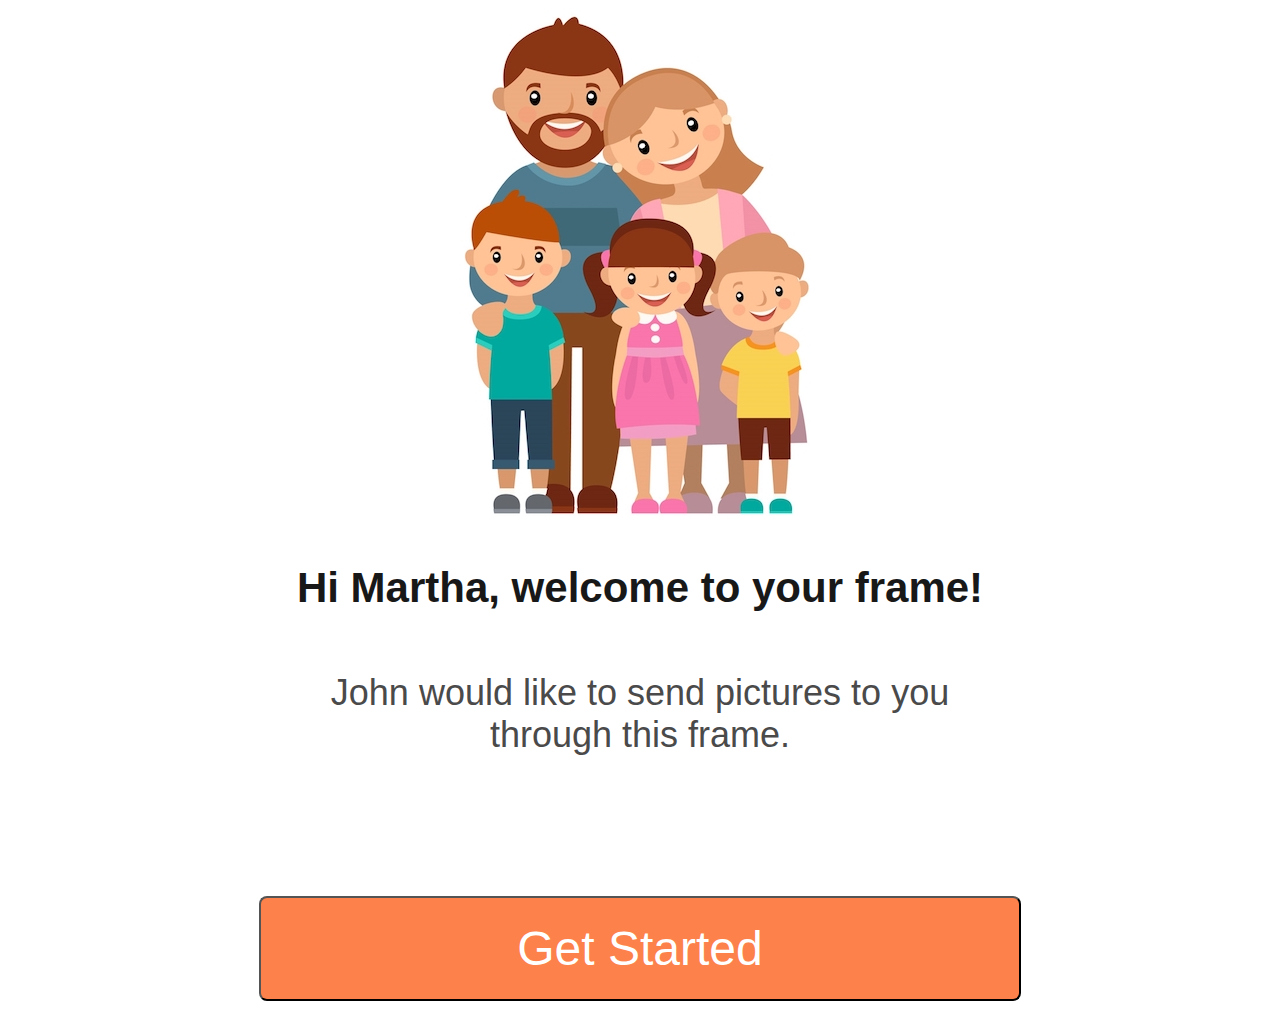
<file: index.html>
<!DOCTYPE html>
<html lang="en" dir="ltr">
  <head>
    <meta charset="utf-8">
    <title></title>
    <link rel="stylesheet" href="static/css/style.css" />
  </head>
  <body>
    <div>
      <img src="static/img/family.jpg" alt="Happy family"></img>
      <h1>Hi Martha, welcome to your frame!</h1>
      <h2 style="margin-top: 60px; margin-bottom:140px;">John would like to send pictures to you <br/> through this frame.</h2>
      <a href="Notifscreen.html">
        <button class="primary_button" type="button" name="button">Get Started</button>
      </a>
    </div>
  </body>
</html>
</file>
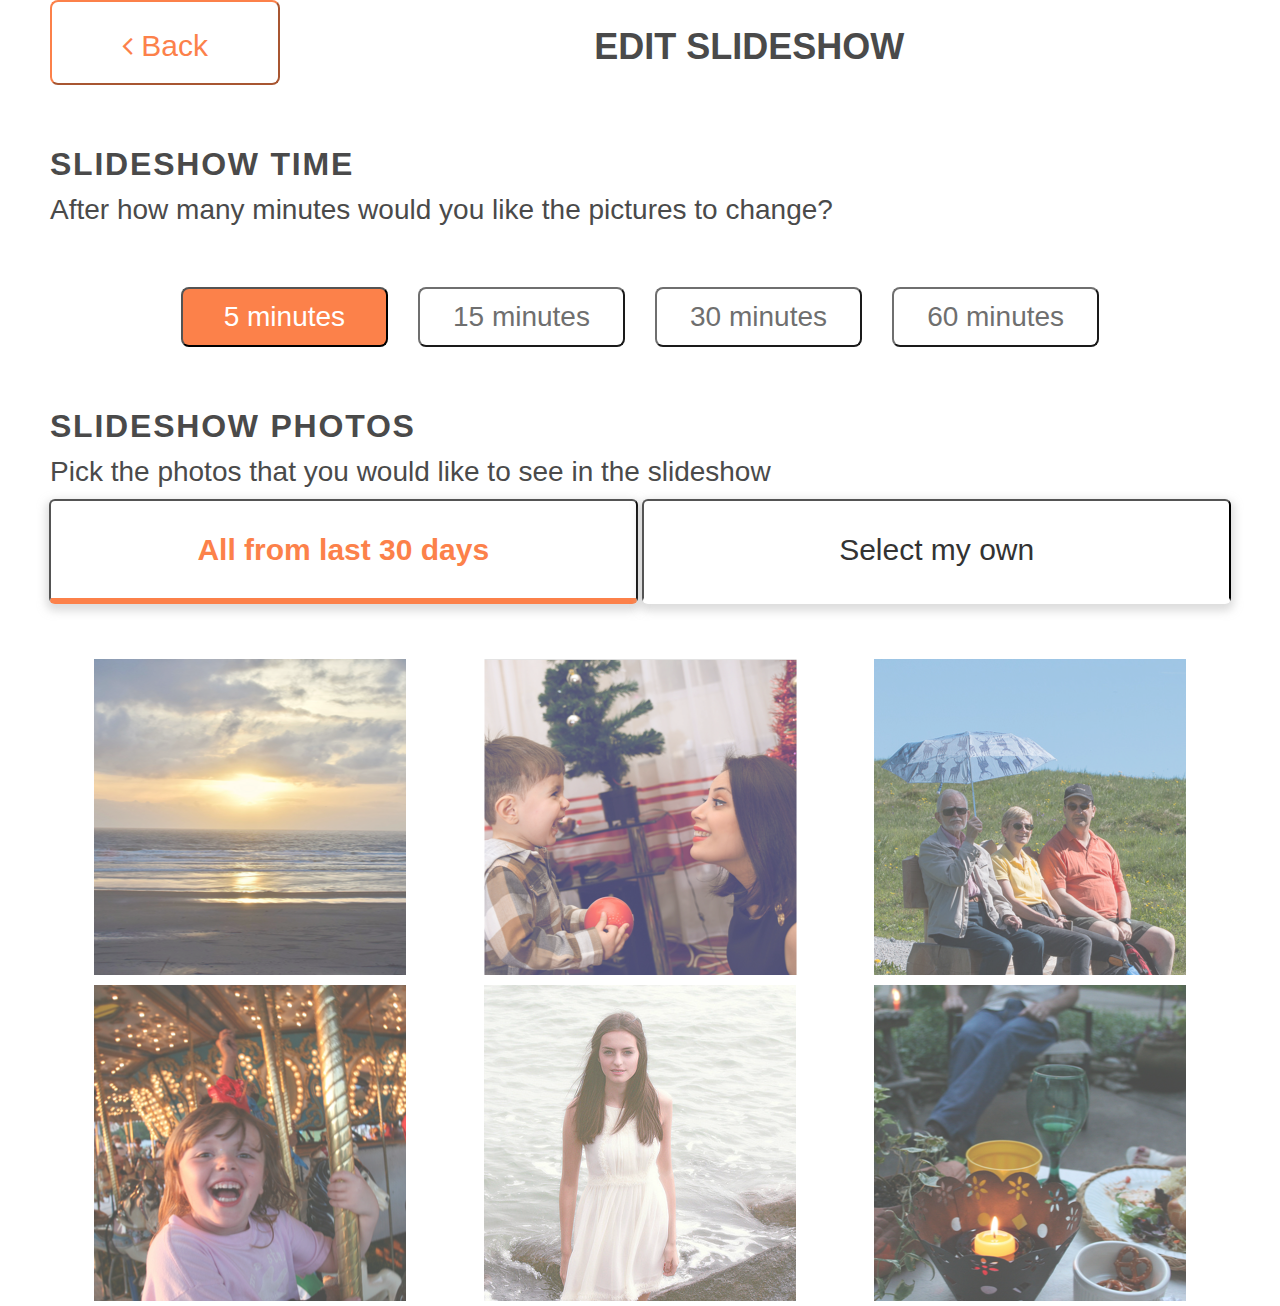
<file: edit_show.html>
<!DOCTYPE html>
<html lang="en" dir="ltr">
  <head>
    <meta charset="utf-8">
    <meta name="viewport" content="width=device-width, initial-scale=1">
    <link rel="stylesheet" href="https://maxcdn.bootstrapcdn.com/bootstrap/3.3.7/css/bootstrap.min.css">
    <script src="https://ajax.googleapis.com/ajax/libs/jquery/3.3.1/jquery.min.js"></script>
    <script src="https://maxcdn.bootstrapcdn.com/bootstrap/3.3.7/js/bootstrap.min.js"></script>
    <link rel="stylesheet" href="https://cdnjs.cloudflare.com/ajax/libs/font-awesome/4.7.0/css/font-awesome.min.css">
    <link rel="stylesheet" href="static/css/style.css"/>
    <script type="text/javascript" src="main.js"></script>
    <title></title>
  </head>
  <body>
    <div class="row">
      <div class="col-md-2">
        <a href="gallery.html">
          <button class="secondary_button_small" style="width: 230px; margin-left: 50px;">
            <i class="fa fa-angle-left"></i>
            Back
          </button>
        </a>
      </div>
      <div>
        <p class="title">EDIT SLIDESHOW</p>
      </div>
    </div>

    <div>
      <p class="heading">SLIDESHOW TIME</p>
      <p class="sub-heading">After how many minutes would you like the pictures to change?</p>
      <div class="row">
        <button class="time-button">5 minutes</button>
        <button class="time_button_inactive">15 minutes</button>
        <button class="time_button_inactive">30 minutes</button>
        <button class="time_button_inactive">60 minutes</button>
      </div>
    </div>

    <div class="photo_section">
      <p class="heading">SLIDESHOW PHOTOS</p>
      <p class="sub-heading">Pick the photos that you would like to see in the slideshow</p>
      <div class="row">
        <button class="tab-button button-active" id="first" value="first" onclick="switchTabs(this)">All from last 30 days</button>
        <button class="tab-button" id="second" value="second" onclick="switchTabs(this)">Select my own</button>
      </div>

      <div id="photogallery">
        <div class="container">
          <div class="row">
            <div class="col-md-4">
              <img class="picadjust" src="static/img/gal1.png" alt="Gallery picture 1">
            </div>
            <div class="col-md-4" class="photolayout">
              <img class="picadjust" src="static/img/gal2.png" id="girl" alt="Gallery picture 2" onclick="addCheck(this,'girl')">
            </div>
            <div class="col-md-4">
              <img class="picadjust" src="static/img/gal3.png" id="group" alt="Gallery picture 3" onclick="addCheck(this,'old')">
            </div>
          </div>
        <div class="row">
            <div class="col-md-4">
              <img class="picadjust" src="static/img/gal4.png" alt="Gallery picture 4">
            </div>
            <div class="col-md-4">
              <img class="picadjust" src="static/img/gal5.png" alt="Gallery picture 5">
            </div>
            <div class="col-md-4">
              <img class="picadjust" src="static/img/gal6.png" alt="Gallery picture 6">
            </div>
          </div>
        </div>
      </div>

      <div class="edit_buttons">
        <a href="edit_show.html">
            <button class="secondary_button_small" type="button" name="button">CANCEL</button>
        </a>
        <a href="image_view.html">
            <button class="primary_button_small" type="button" name="button">APPLY</button>
        </a>
      </div>
    </div>
  </body>
</html>
</file>
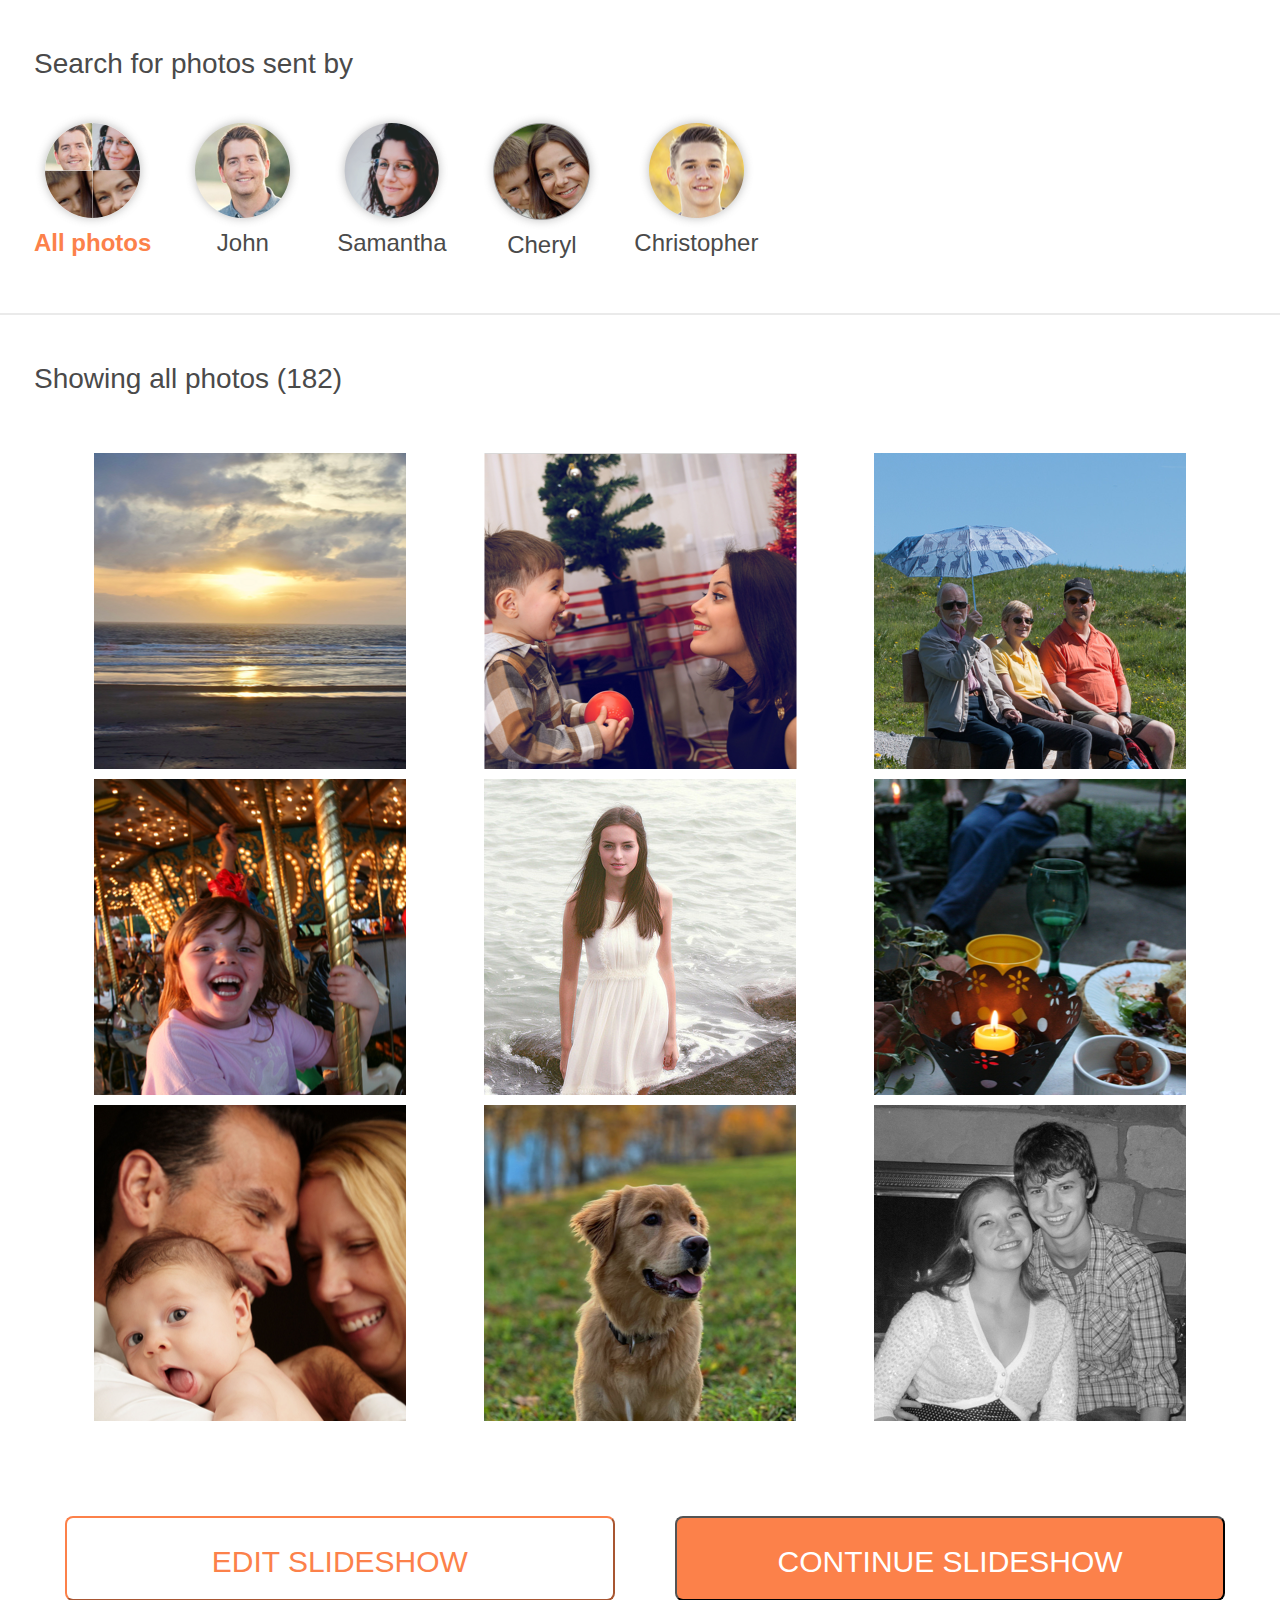
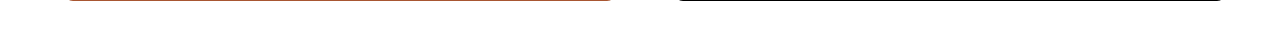
<file: gallery.html>
<!DOCTYPE html>
<html lang="en" dir="ltr">
  <head>
    <meta charset="utf-8">
    <meta name="viewport" content="width=device-width, initial-scale=1">
    <link rel="stylesheet" href="https://maxcdn.bootstrapcdn.com/bootstrap/3.3.7/css/bootstrap.min.css">
    <script src="https://ajax.googleapis.com/ajax/libs/jquery/3.3.1/jquery.min.js"></script>
    <script src="https://maxcdn.bootstrapcdn.com/bootstrap/3.3.7/js/bootstrap.min.js"></script>
    <link rel="stylesheet" href="static/css/style.css"/>
    <title></title>
  </head>
  <body>
    <div>
      <h2 class="gallerysearch">Search for photos sent by</h2><br>
      <div>
        <div class="person">
          <img src="static/img/pic1.png" alt="View all photos"></img>
          <p class="gallerytext selected"> All photos </p>
        </div>
        <div class="person">
          <img src="static/img/pic2.png" alt="View all photos sent by John"></img>
          <p class="gallerytext"> John </p>
        </div>
        <div class="person">
          <img src="static/img/pic3.png" alt="View all photos sent by Samantha"></img>
          <p class="gallerytext"> Samantha </p>
        </div>
        <div class="person">
          <img src="static/img/pic4.png" alt="View all photos sent by Cheryl"></img>
          <p class="gallerytext"> Cheryl </p>
        </div>
        <div class="person">
          <img src="static/img/pic5.png" alt="View all photos sent by Christopher"></img>
          <p class="gallerytext"> Christopher </p>
        </div>
      </div>
      <br><br><br><br><br><br><br><br><br><hr class="line">
      <h2 class="gallerysearch">Showing all photos (182)</h2>
    </div>
    <div>
      <div class="container">
        <div class="row">
          <div class="col-md-4">
            <img class="picadjust" src="static/img/gal1.png" alt="Gallery picture 1">
          </div>
          <div class="col-md-4" class="photolayout">
            <img class="picadjust" src="static/img/gal2.png" alt="Gallery picture 2">
          </div>
          <div class="col-md-4">
            <img class="picadjust" src="static/img/gal3.png" alt="Gallery picture 3">
          </div>
        </div>
      <div class="row">
          <div class="col-md-4">
            <img class="picadjust" src="static/img/gal4.png" alt="Gallery picture 4">
          </div>
          <div class="col-md-4">
            <img class="picadjust" src="static/img/gal5.png" alt="Gallery picture 5">
          </div>
          <div class="col-md-4">
            <img class="picadjust" src="static/img/gal6.png" alt="Gallery picture 6">
          </div>
        </div>
      <div class="row">
          <div class="col-md-4">
            <a href="image_view.html">
            <img class="picadjust" src="static/img/gal7.png" alt="Gallery picture 7">
            </a>
          </div>
          <div class="col-md-4">
            <img class="picadjust" src="static/img/gal8.png" alt="Gallery picture 8">
          </div>
          <div class="col-md-4">
            <img class="picadjust" src="static/img/gal9.png" alt="Gallery picture 9">
          </div>
        </div>
      </div>
    </div><br><br>
    <a href="edit_show.html">
        <button class="secondary_button_small" type="button" name="button">EDIT SLIDESHOW</button>
    </a>
    <a href="image_view.html">
        <button class="primary_button_small" type="button" name="button">CONTINUE SLIDESHOW</button>
    </a>
    <br><br><br>
  </body>
</html>
</file>
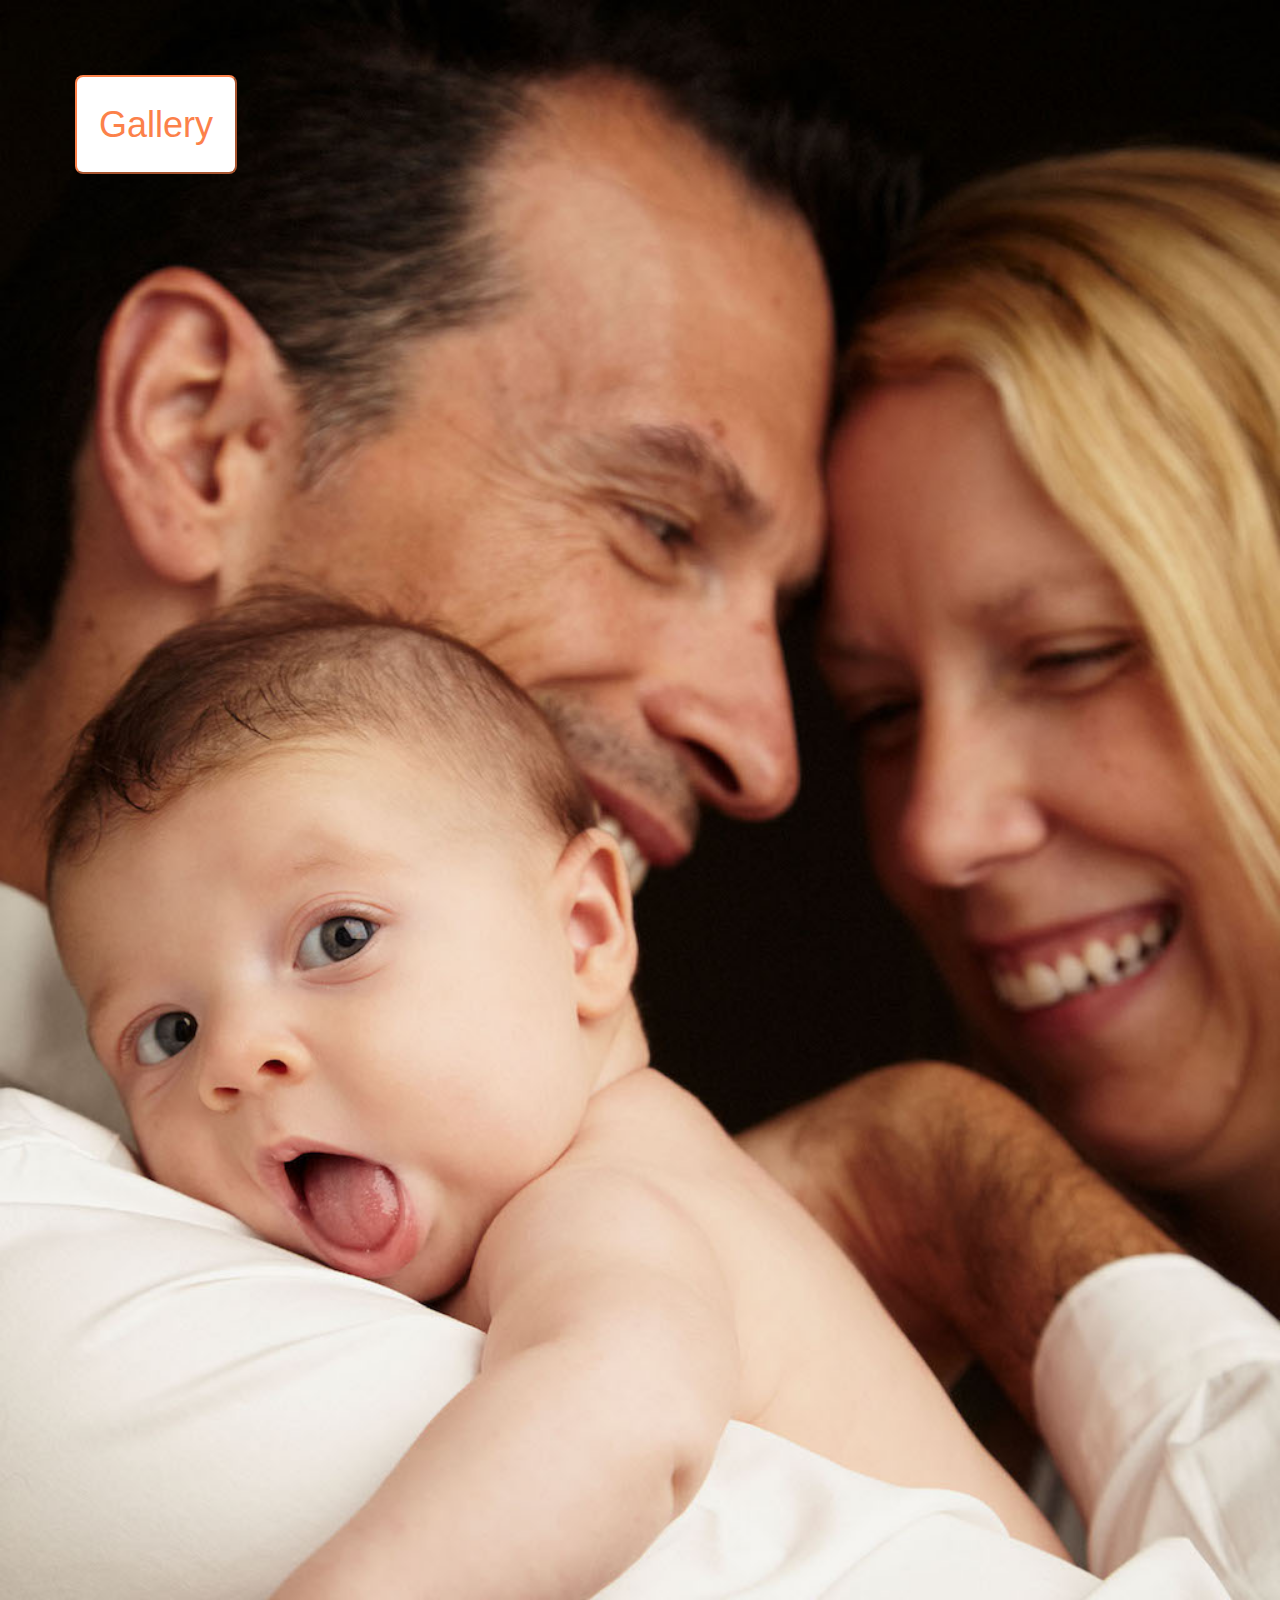
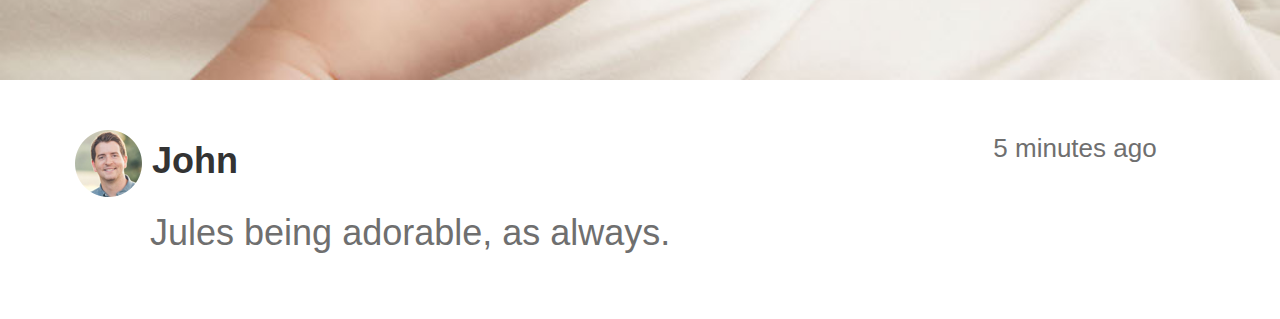
<file: image_view.html>
<!DOCTYPE html>
<html lang="en" dir="ltr">
  <head>
    <meta charset="utf-8">
    <meta name="viewport" content="width=device-width, initial-scale=1">
    <link rel="stylesheet" href="https://maxcdn.bootstrapcdn.com/bootstrap/3.3.7/css/bootstrap.min.css">
    <script src="https://ajax.googleapis.com/ajax/libs/jquery/3.3.1/jquery.min.js"></script>
    <script src="https://maxcdn.bootstrapcdn.com/bootstrap/3.3.7/js/bootstrap.min.js"></script>
    <link rel="stylesheet" href="static/css/style.css" />
    <script type="text/javascript" src="main.js"></script>
    <title></title>
  </head>
  <body>
    <div class="wrapper">
      <div id="display">
        <div class="mycontainer" onclick="showCTA()">
          <img src="static/img/baby2.jpg"></img>
          <a href="gallery.html">
          <button class="secondary_button" id="gallery">Gallery</button> </a>
        </div>
        <div class="container caption">
          <div class="row">
            <div class="col-md-9">
              <div class="user">
                <p><img src="static/img/john_image.png"></img>
                John</p>
              </div>
            </div>
            <div class="col-md-3">
              <p class="time">5 minutes ago</p>
            </div>
          </div>
          <p class="message"> Jules being adorable, as always.</p>

          <div class="reply">
            <hr/>
            <textarea class="reply_input" placeholder="Write a reply for John" autofocus></textarea>
            <div class="row" id="reply_cta_buttons">
              <button class="secondary_button_small" onclick="hideReply()">CANCEL</button>
              <button class="primary_button_small" onclick="sendReply()">SEND</button>
            </div>
          </div>

          <div class="multiple_replies">
            <hr/>
            <img src="static/img/replies.png" style="margin-top: 50px;">
          </div>

          <div class="row" id="cta_buttons">
            <button class="primary_button_small" onclick="writeReply()">REPLY</button>
            <button class="primary_button_small" onclick="makeCall()">CALL</button>
          </div>
        </div>
      </div>
      <div id="overlay">
        <a href="5823453932">
          <p class="name">John Mobile</p>
          <p class="number">+1 5823453932</p>
        </a>
        <hr/>
        <a href="5823453932">
          <p class="name">John Office</p>
          <p class="number">+1 5823453932</p>
        </a>
        <hr/>
        <div class="row">
          <button class="secondary_button_small" onclick="cancelCall()">CANCEL</button>
          <button class="primary_button_small">CALL</button>
        </div>
      </div>
    </div>
  </body>
</html>
</file>
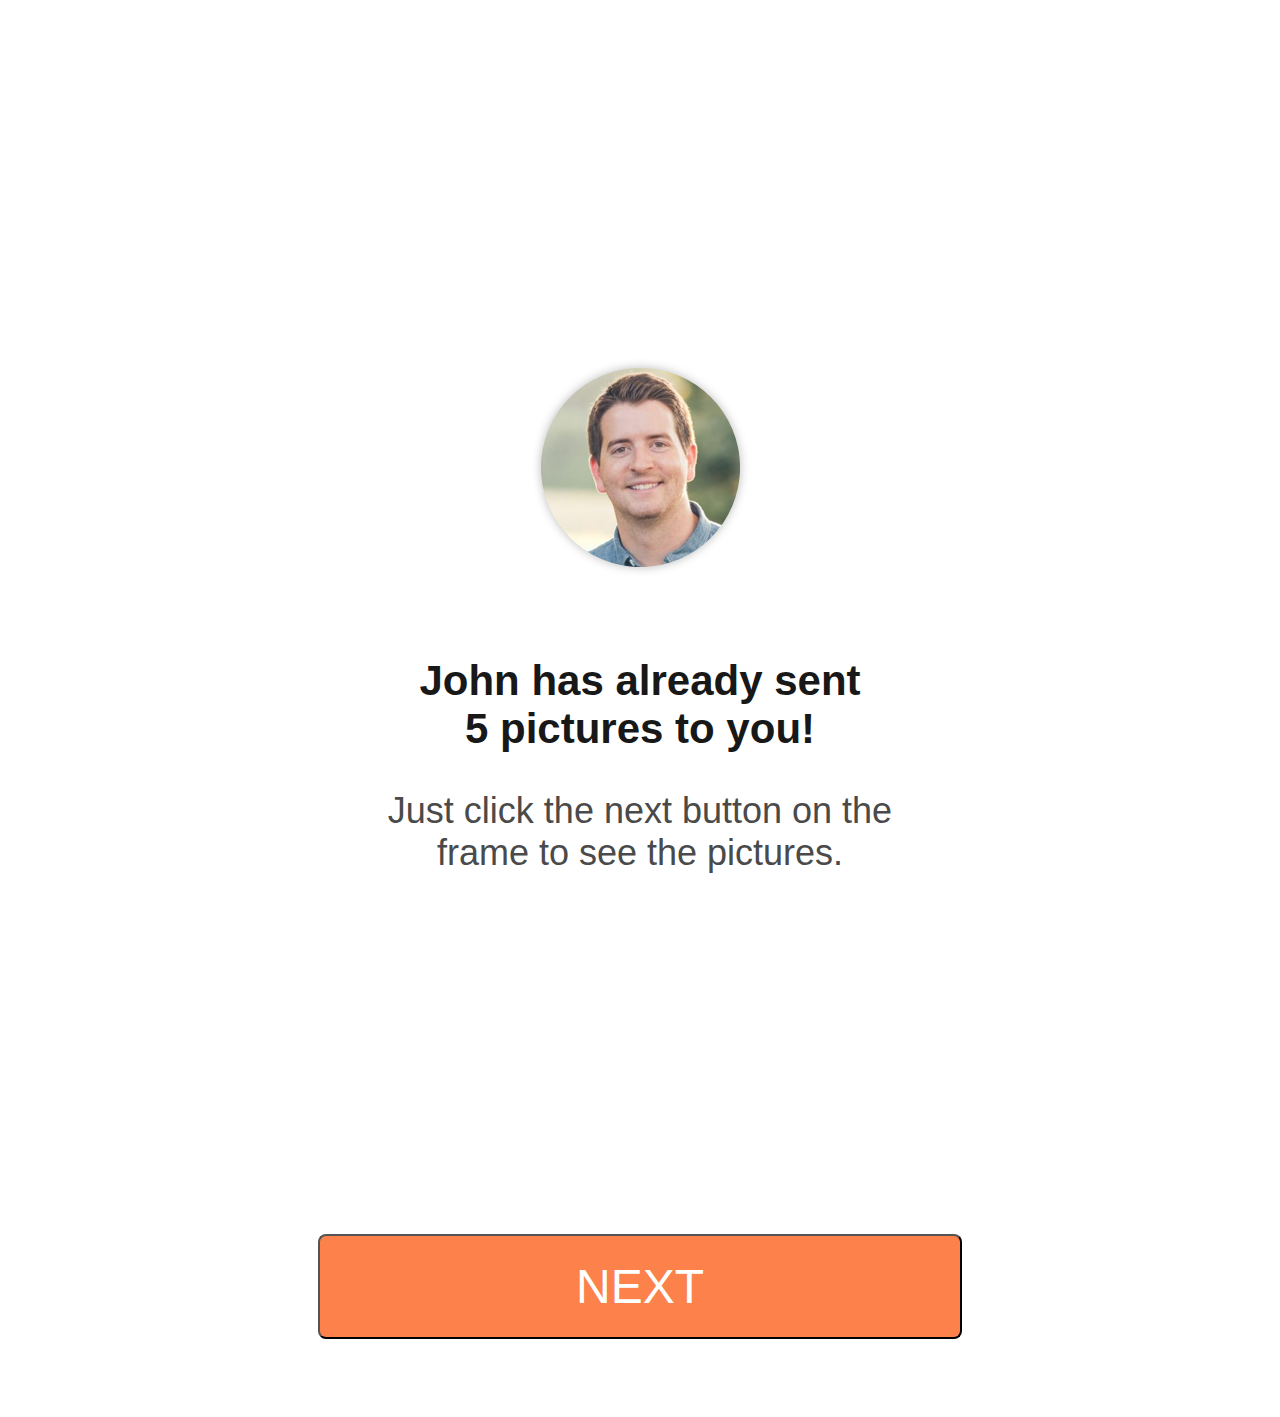
<file: Notifscreen.html>
<!DOCTYPE html>
<html lang="en" dir="ltr">
  <head>
    <meta charset="utf-8">
    <title></title>
    <link rel="stylesheet" href="static/css/style.css" />
  </head>
  <body>
    <div>
      <img style="margin-top: 350px;" src="static/img/john.png" alt="Happy family"></img>
      <h1 style="margin-top: 76px;">John has already sent <br>5 pictures to you!</h1>
      <h2 style="margin-top: 37px;">Just click the next button on the <br/> frame to see the pictures.</h2>
      <a href="image_view.html">
        <button style="margin-top: 330px; margin-bottom: 70px;" class="primary_button" type="button" name="button">NEXT</button>
      </a>
    </div>
  </body>
</html>
</file>
<file: static/css/style.css>
body, h1, h2, h3, h4, h5 ,h6 {
  font-family: Arial, Helvetica, sans-serif;
  text-align: center;
}

#display {
  position: relative;
}

.caption {
  padding: 50px 75px;
  width: 100%;
  background-color: white;
  position: absolute;
  bottom: 0;
  left: 0;
}

#overlay {
  display: none;
  border-radius: 6px;
  width: 700px;
  height: 600px;
  background-color: white;
  position: absolute;
  top: 50%;
  left: 25%;
}

.name {
  margin-top: 50px;
  font-size: 36px;
  font-weight: bold;
  color: #6F6F6F;
}

.number {
  margin-bottom: 50px;
  font-size: 36px;
  font-weight: normal;
  color: #6F6F6F;
}

.message {
  font-size: 36px;
  color: #6F6F6F;
  text-align: left;
  margin-left: 75px;
}

.mycontainer {
  position: relative;
}

.mycontainer img {
  width: 100%;
}

.mycontainer button {
  position: absolute;
  top: 75px;
  left: 75px;
}

.container {
  margin-top: 50px;
}

.time {
  font-size: 26px;
  color: #6F6F6F;
}
.user p {
  font-size: 36px;
  font-weight: bold;
  text-align: left;
}
.secondary_button {
  background-color: #FFFFFF;
  border-radius: 8px;
  border-width: 2px;
  border-color: #FC814A;
  color: #FC814A;
  font-size: 36px;
  padding: 22px;
  text-align: center;
  box-shadow: 0px, 2px, 4px, 0px, #000000;
}
.primary_button{
  background-color: #FC814A;
  border-radius: 8px;
  color: white;
  font-size: 48px;
  padding: 23px 256px;
  text-align: center;
}

/* .primary_small_button{
  line-height: 45px;
  width: 440px;
  margin-top: 50px;
  text-align: center;
  height: 90px;
  background-color: #FC814A;
  border-radius: 8px;
  color: white;
  font-size: 42px;
  padding: 23px;
} */

h1 {
  color: #181818;
  font-size: 42px;
  font-weight: bold;
}

h2 {
  color: #4A4A4A;
  font-size: 36px;
  font-weight: normal;
}

#cta_buttons {
  display: none;
}

.reply_input {
  margin-left: 15px;
  margin-top: 45px;
  padding-left: 30px;
  padding-top: 30px;
  line-height: 30px;
	height: 219px;
	width: 90%;
	border: 1px solid #979797;
	border-radius: 8px;
  font-size: 26px;
  font-weight: normal;
}

.reply {
  display: none;
}

.multiple_replies {
  display: none;
}

.gallerytext {
  color: #4A4A4A;
  font-family: Helvetica;
  font-size: 24px;
  line-height: 29px;
  text-align: center;
  vertical-align: middle;
}

.person{
  position: relative;
  float: left;
  padding-left: 34px;
}

.gallerysearch {
  color: #4A4A4A;
  font-family: Helvetica;
  font-size: 28px;
  line-height: 38px;
  text-align: left;
  padding-left: 34px;
  padding-top:25px;
}

.line{
  border: 1px solid #979797;  opacity: 0.2;
}

.primary_button_small{
  margin-top: 50px;
  background-color: #FC814A;
  border-radius: 8px;
  color: white;
  font-size: 30px;
  padding: 23px 40px;
  text-align: center;
  height: 85px;
  width: 43%;
  box-shadow: 0px, 2px, 4px, 0px, #000000;
  margin-left:56px;
}

.secondary_button_small {
  background-color: #FFFFFF;
  border-radius: 8px;
  border-width: 2px;
  border-color: #FC814A;
  color: #FC814A;
  font-size: 30px;
  padding: 23px 40px;
  text-align: center;
  height: 85px;
  width: 43%;
  box-shadow: 0px, 2px, 4px, 0px, #000000;
  margin-left:10px;
}

.photolayout{
  padding:0;
  margin-left: -10px;
  margin-right: -10px;
}

.picadjust{
  margin: 5px -5px;
}

.selected{
  color: #FC814A;
  font-weight: bold;
}

.title {
  color: #4A4A4A;
  font-size: 36px;
  font-weight: bold;
  line-height: 43px;
  text-align: center;
  margin-top: 25px;
}

.heading {
  margin-top: 60px;
  padding-left: 50px;
  text-align: left;
  color: #4A4A4A;
  font-family: Helvetica;
  font-size: 32px;
  font-weight: bold;
  letter-spacing: 1.78px;
  line-height: 38px
}

.sub-heading {
  padding-left: 50px;
  text-align: left;
  color: #4A4A4A;
  font-family: Helvetica;
  font-size: 28px;
  line-height: 34px;
}

.time-button {
  margin-top: 50px;
	height: 60px;
  width: 207px;
  border-radius: 8px;
  background-color: #FC814A;
  font-size: 28px;
  line-height: 34px;
  text-align: center;
  color: white;
  font-weight: normal;
}

.time_button_inactive {
  margin-left: 2%;
  margin-top: 50px;
	height: 60px;
  width: 207px;
  border-radius: 8px;
  border-color: #6f6f6f;
  background-color: white;
  font-size: 28px;
  line-height: 34px;
  text-align: center;
  color: #6F6F6F;
  font-weight: normal;
}

.tab-button {
  height: 105px;
  width: 45%;
  background-color: white;
  box-shadow: 0 4px 8px 3px rgba(188,188,188,0.5);
  font-size: 30px;
  line-height: 36px;
  text-align: center;
  border-bottom: 6px solid white;
  border-radius: 6px;
}

.button-active {
  color: #FC814A;
  font-weight: bold;
  border-bottom: 6px solid #FC814A;
  border-radius: 6px;
}

.edit_buttons {
  display: none;
}

#photogallery {
  opacity: 0.7;
}
</file>
